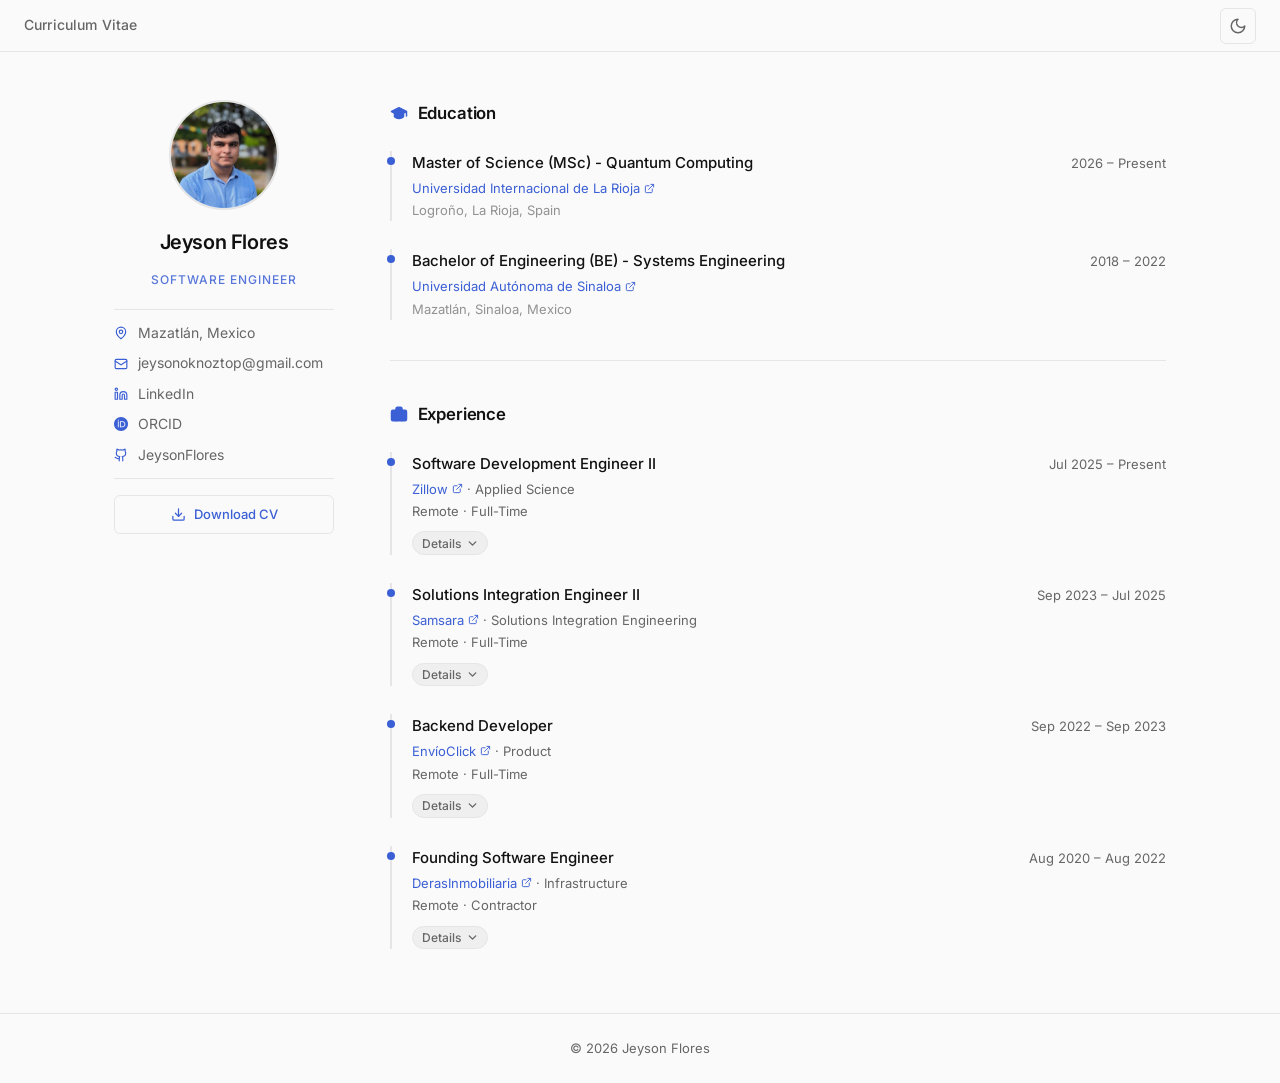
<file: website.html>
<!DOCTYPE html>
<html lang="en" data-theme="light">

<head>
  <meta charset="UTF-8" />
  <meta name="viewport" content="width=device-width, initial-scale=1.0" />
  <meta name="description" content="Personal researcher page" />
  <title>Curriculum Vitae - Jeyson Flores</title>
  <link rel="preconnect" href="https://fonts.googleapis.com" />
  <link rel="preconnect" href="https://fonts.gstatic.com" crossorigin />
  <link href="https://fonts.googleapis.com/css2?family=Inter:wght@400;500;600&display=swap" rel="stylesheet" />
  <link rel="stylesheet" href="static/assets/styles/website.css" />
</head>

<body>

  <!-- Navbar -->
  <header class="navbar">
    <span class="navbar-name" id="navbar-name"></span>
    <button class="theme-toggle" id="theme-toggle" aria-label="Toggle dark/light mode">
      <svg class="icon-sun" xmlns="http://www.w3.org/2000/svg" width="18" height="18" viewBox="0 0 24 24" fill="none"
        stroke="currentColor" stroke-width="2" stroke-linecap="round" stroke-linejoin="round">
        <circle cx="12" cy="12" r="4" />
        <path
          d="M12 2v2M12 20v2M4.93 4.93l1.41 1.41M17.66 17.66l1.41 1.41M2 12h2M20 12h2M6.34 17.66l-1.41 1.41M19.07 4.93l-1.41 1.41" />
      </svg>
      <svg class="icon-moon" xmlns="http://www.w3.org/2000/svg" width="18" height="18" viewBox="0 0 24 24" fill="none"
        stroke="currentColor" stroke-width="2" stroke-linecap="round" stroke-linejoin="round">
        <path d="M12 3a6 6 0 0 0 9 9 9 9 0 1 1-9-9Z" />
      </svg>
    </button>
  </header>

  <main class="main-content">

    <!-- Left sidebar: Profile -->
    <aside class="profile-sidebar" id="section-profile">
      <div class="profile-photo-wrapper">
        <img class="profile-photo" src="static/assets/images/profile.jpg" alt="Profile photo" id="profile-photo" />
      </div>
      <h1 class="profile-name" id="profile-name"></h1>
      <p class="profile-subtitle" id="profile-subtitle"></p>
      <a href="static/files/Jeyson Flores - Curriculum Vitae.pdf" download class="cv-download-btn" id="cv-download-btn">
        <svg xmlns="http://www.w3.org/2000/svg" width="15" height="15" viewBox="0 0 24 24" fill="none"
          stroke="currentColor" stroke-width="2" stroke-linecap="round" stroke-linejoin="round">
          <path d="M21 15v4a2 2 0 0 1-2 2H5a2 2 0 0 1-2-2v-4" />
          <polyline points="7 10 12 15 17 10" />
          <line x1="12" y1="15" x2="12" y2="3" />
        </svg>
        Download CV
      </a>
      <div class="profile-contact-block">
        <hr class="contact-divider" />
        <div class="profile-links" id="profile-links"></div>
        <hr class="contact-divider" />
      </div>
    </aside>

    <!-- Right column: sections -->
    <div class="sections-column">

      <!-- Education -->
      <section id="section-education">
        <div class="section-heading">
          <svg xmlns="http://www.w3.org/2000/svg" width="18" height="18" viewBox="0 0 24 24" fill="currentColor"
            stroke="currentColor" stroke-width="2" stroke-linecap="round" stroke-linejoin="round">
            <path d="M22 10v6M2 10l10-5 10 5-10 5z" />
            <path d="M6 12v5c3 3 9 3 12 0v-5" />
          </svg>
          <h2>Education</h2>
        </div>
        <div class="timeline" id="education-list"></div>
      </section>

      <hr class="divider" />

      <!-- Experience -->
      <section id="section-experience">
        <div class="section-heading">
          <svg xmlns="http://www.w3.org/2000/svg" width="18" height="18" viewBox="0 0 24 24" fill="currentColor"
            stroke="currentColor" stroke-width="2" stroke-linecap="round" stroke-linejoin="round">
            <rect width="20" height="14" x="2" y="7" rx="2" ry="2" />
            <path d="M16 21V5a2 2 0 0 0-2-2h-4a2 2 0 0 0-2 2v16" />
          </svg>
          <h2>Experience</h2>
        </div>
        <div class="timeline" id="experience-list"></div>
      </section>

      <hr class="divider" />

      <!-- Publications -->
      <section id="section-publications">
        <div class="section-heading">
          <svg xmlns="http://www.w3.org/2000/svg" width="18" height="18" viewBox="0 0 24 24" fill="currentColor"
            stroke="currentColor" stroke-width="2" stroke-linecap="round" stroke-linejoin="round">
            <path d="M15 2H6a2 2 0 0 0-2 2v16a2 2 0 0 0 2 2h12a2 2 0 0 0 2-2V7Z" />
            <path d="M14 2v4a2 2 0 0 0 2 2h4" />
            <path d="M10 9H8" />
            <path d="M16 13H8" />
            <path d="M16 17H8" />
          </svg>
          <h2>Publications</h2>
        </div>
        <div id="publications-list"></div>
      </section>

    </div>

  </main>

  <footer class="footer">
    <span id="footer-name"></span>
  </footer>

  <script src="static/assets/scripts/website.js"></script>
</body>

</html>
</file>
<file: static/assets/styles/website.css>
/* ── Design tokens ── */
:root {
  --bg: #fafafa;
  --fg: #111111;
  --card: #ffffff;
  --muted-fg: #666666;
  --border: #e5e5e5;
  --primary: #3b5fd4;
  --primary-rgb: 59, 95, 212;
  --primary-fg: #ffffff;
  --muted-bg: #f3f4f6;
  --tag-bg: #efefef;
  --tag-fg: #555555;
  --radius: 6px;
}

[data-theme="dark"] {
  --bg: #141414;
  --fg: #ededed;
  --card: #1e1e1e;
  --muted-fg: #888888;
  --border: #2e2e2e;
  --primary: #7b9ef5;
  --primary-rgb: 123, 158, 245;
  --primary-fg: #141414;
  --muted-bg: #1e1e1e;
  --tag-bg: #262626;
  --tag-fg: #aaaaaa;
}

/* ── Reset & base ── */
*,
*::before,
*::after {
  box-sizing: border-box;
  margin: 0;
  padding: 0;
}

html {
  background: var(--bg);
}

body {
  font-family: "Inter", system-ui, sans-serif;
  font-size: 15px;
  line-height: 1.6;
  color: var(--fg);
  background: var(--bg);
  -webkit-font-smoothing: antialiased;
}

a {
  color: var(--primary);
  text-decoration: none;
  transition: opacity 0.15s;
}

a:hover {
  opacity: 0.75;
  text-decoration: underline;
}

/* ── Navbar ── */
.navbar {
  position: sticky;
  top: 0;
  z-index: 100;
  display: flex;
  align-items: center;
  justify-content: space-between;
  padding: 0 1.5rem;
  height: 52px;
  background: var(--bg);
  border-bottom: 1px solid var(--border);
}

.navbar-name {
  font-size: 0.875rem;
  font-weight: 500;
  color: var(--muted-fg);
  letter-spacing: 0.01em;
}

.theme-toggle {
  display: flex;
  align-items: center;
  justify-content: center;
  width: 36px;
  height: 36px;
  border: 1px solid var(--border);
  border-radius: var(--radius);
  background: transparent;
  color: var(--muted-fg);
  cursor: pointer;
  transition:
    background 0.15s,
    color 0.15s;
}

.theme-toggle:hover {
  background: var(--muted-bg);
  color: var(--fg);
}

[data-theme="light"] .icon-moon {
  display: block;
}

[data-theme="light"] .icon-sun {
  display: none;
}

[data-theme="dark"] .icon-sun {
  display: block;
}

[data-theme="dark"] .icon-moon {
  display: none;
}

/* ── Main layout ── */
.main-content {
  max-width: 1100px;
  margin: 0 auto;
  padding: 3rem 1.5rem 4rem;
  display: flex;
  flex-direction: column;
  gap: 2.5rem;
  align-items: flex-start;
}

@media (min-width: 760px) {
  .main-content {
    flex-direction: row;
    gap: 3.5rem;
    align-items: flex-start;
  }
}

/* ── Sidebar ── */
.profile-sidebar {
  display: flex;
  flex-direction: column;
  gap: 1rem;
  width: 100%;
}

@media (min-width: 760px) {
  .profile-sidebar {
    width: 220px;
    flex-shrink: 0;
    position: sticky;
    top: 72px;
  }
}

/* ── Sections column ── */
.sections-column {
  flex: 1;
  display: flex;
  flex-direction: column;
  gap: 2.5rem;
  min-width: 0;
}

.divider {
  border: none;
  border-top: 1px solid var(--border);
}

/* ── Section headings ── */
.section-heading {
  display: flex;
  align-items: center;
  gap: 0.6rem;
  margin-bottom: 1.5rem;
  color: var(--primary);
}

.section-heading h2 {
  font-size: 1.05rem;
  font-weight: 600;
  color: var(--fg);
  letter-spacing: -0.01em;
}

.section-heading svg {
  flex-shrink: 0;
  color: var(--primary);
}

/* ── Profile ── */
.profile-photo-wrapper {
  display: flex;
  justify-content: center;
  width: 100%;
}

.profile-photo {
  width: 110px;
  height: 110px;
  border-radius: 50%;
  object-fit: cover;
  border: 2px solid var(--border);
  display: block;
}

.profile-name {
  font-size: 1.25rem;
  font-weight: 600;
  letter-spacing: -0.02em;
  line-height: 1.25;
  margin-top: 0.25rem;
  text-align: center;
}

.profile-subtitle {
  font-size: 0.75rem;
  font-weight: 500;
  letter-spacing: 0.08em;
  text-transform: uppercase;
  color: var(--primary);
  text-align: center;
  line-height: 1.5;
  opacity: 0.85;
}

.profile-contact-block {
  display: flex;
  flex-direction: column;
  gap: 0.75rem;
  margin-top: 0.25rem;
}

.contact-divider {
  border: none;
  border-top: 1px solid var(--border);
}

.cv-download-btn {
  display: inline-flex;
  align-items: center;
  justify-content: center;
  align-self: center;
  gap: 0.5rem;
  width: auto;
  padding: 0.5rem 1.25rem;
  font-family: inherit;
  font-size: 0.8125rem;
  font-weight: 500;
  color: var(--primary);
  background: var(--bg);
  border: 1px solid var(--border);
  border-radius: var(--radius);
  text-decoration: none;
  cursor: pointer;
  transition:
    opacity 0.15s,
    transform 0.15s;
}

@media (min-width: 760px) {
  .cv-download-btn {
    order: 10;
    width: 100%;
    align-self: stretch;
  }
}

.cv-download-btn:hover {
  opacity: 0.88;
  transform: translateY(-1px);
  text-decoration: none;
  color: var(--primary);
}

.cv-download-btn:active {
  transform: translateY(0);
  opacity: 0.75;
}

.cv-download-btn svg {
  flex-shrink: 0;
  color: var(--primary);
}

.profile-links {
  display: flex;
  flex-direction: column;
  gap: 0.5rem;
}

.profile-link {
  display: flex;
  align-items: center;
  gap: 0.6rem;
  font-size: 0.875rem;
  color: var(--muted-fg);
  text-decoration: none;
}

.profile-link svg {
  color: var(--primary);
  flex-shrink: 0;
}

.profile-link:hover {
  color: var(--primary);
  text-decoration: none;
  opacity: 1;
}

.profile-link span {
  transition: color 0.15s;
}

.profile-link:hover span {
  color: var(--primary);
}

/* ── Timeline (education + experience) ── */
.timeline {
  display: flex;
  flex-direction: column;
  gap: 1.75rem;
}

.timeline-group {
  display: flex;
  flex-direction: column;
}

.timeline-group .timeline-item {
  padding-bottom: 1.75rem;
}

.timeline-group .timeline-item:last-child {
  padding-bottom: 0;
}

.timeline-item {
  position: relative;
  padding-left: 1.25rem;
  border-left: 2px solid var(--border);
  transition: border-color 0.2s;
}

.timeline-item:hover,
.timeline-group:hover .timeline-item {
  border-left-color: var(--primary);
}

.timeline-dot {
  position: absolute;
  left: -5px;
  top: 6px;
  width: 8px;
  height: 8px;
  border-radius: 50%;
  background: var(--primary);
}

.timeline-header {
  display: flex;
  flex-direction: column;
  gap: 0.15rem;
}

@media (min-width: 560px) {
  .timeline-header {
    flex-direction: row;
    align-items: baseline;
    justify-content: space-between;
    gap: 0.5rem;
  }
}

.timeline-title {
  font-size: 0.9375rem;
  font-weight: 500;
  color: var(--fg);
}

.timeline-date {
  font-size: 0.8125rem;
  color: var(--muted-fg);
  white-space: nowrap;
  flex-shrink: 0;
}

.timeline-subtitle {
  margin-top: 0.2rem;
  font-size: 0.8125rem;
  color: var(--primary);
  display: flex;
  align-items: center;
  gap: 0.25rem;
}

.timeline-meta {
  font-size: 0.8125rem;
  color: var(--muted-fg);
  margin-top: 0.1rem;
}

/* Collapse toggle */
.collapse-toggle {
  display: inline-flex;
  align-items: center;
  gap: 0.3rem;
  margin-top: 0.6rem;
  padding: 0.2rem 0.55rem;
  font-size: 0.75rem;
  font-weight: 500;
  color: var(--muted-fg);
  background: var(--tag-bg);
  border: 1px solid var(--border);
  border-radius: 999px;
  cursor: pointer;
  transition:
    color 0.15s,
    background 0.15s,
    border-color 0.15s;
  font-family: inherit;
}

.collapse-toggle:hover {
  color: var(--primary);
  border-color: var(--primary);
  background: var(--muted-bg);
}

.collapse-chevron {
  transition: transform 0.2s ease;
}

.collapse-toggle[aria-expanded="true"] .collapse-chevron {
  transform: rotate(180deg);
}

/* Collapse body */
.collapse-body {
  display: grid;
  grid-template-rows: 0fr;
  overflow: hidden;
  transition: grid-template-rows 0.25s ease;
}

.collapse-body > * {
  min-height: 0;
}

.collapse-body.open {
  grid-template-rows: 1fr;
}

/* Experience tasks */
.task-list {
  margin-top: 0.75rem;
  display: flex;
  flex-direction: column;
  gap: 0.35rem;
  list-style: none;
}

.task-list li {
  font-size: 0.8125rem;
  color: var(--fg);
  opacity: 0.85;
  display: flex;
  gap: 0.5rem;
}

.task-list li::before {
  content: "–";
  color: var(--primary);
  flex-shrink: 0;
  margin-top: 0.05rem;
}

/* Tech tags */
.tag-list {
  display: flex;
  flex-wrap: wrap;
  gap: 0.4rem;
  margin-top: 0.75rem;
}

.tag {
  padding: 0.15rem 0.55rem;
  border-radius: 999px;
  font-size: 0.75rem;
  background: var(--tag-bg);
  color: var(--tag-fg);
}
.tag:hover {
  background: var(--primary);
  color: var(--primary-fg);
  transition:
    background 0.15s,
    color 0.15s;
}

.research-tag {
  display: inline-flex;
  align-items: center;
  justify-content: center;
  min-width: 4.3rem;
  min-height: 1.95rem;
  padding: 0 0.7rem;
  border-radius: 10px;
  font-size: 0.72rem;
  font-weight: 500;
  letter-spacing: 0.01em;
  background: var(--bg);
  color: var(--primary);
  border: 1px solid rgba(var(--primary-rgb), 0.3);
  text-transform: none;
}

.pub-research-badges {
  position: absolute;
  top: 1rem;
  right: 1rem;
  display: flex;
  gap: 0.4rem;
  flex-wrap: wrap;
  justify-content: flex-end;
}

.pub-title-link {
  color: inherit;
  text-decoration: none;
}

.pub-title-link:hover {
  color: var(--primary);
}

.meta-separator {
  margin: 0 0.5rem;
  color: var(--primary);
}

/* ── Publications ── */
.pub-item {
  position: relative;
  padding: 1.1rem 1rem 1rem;
  margin: 0 -0.75rem;
  border-radius: var(--radius);
  transition: background 0.15s;
  border-color: var(--primary);
  border-width: 0.5px;
  border-style: dotted;
}

.pub-item + .pub-item {
  margin-top: 0.75rem;
}

.pub-item:hover {
  background: var(--muted-bg);
}

.pub-title {
  font-size: 1rem;
  font-weight: 600;
  color: var(--fg);
  line-height: 1.4;
  transition: color 0.15s;
  max-width: calc(100% - 7rem);
}

.pub-authors {
  margin-top: 0.6rem;
  font-size: 0.85rem;
  color: var(--muted-fg);
  line-height: 1.5;
}

.pub-meta {
  display: flex;
  flex-wrap: wrap;
  align-items: center;
  gap: 0.5rem;
  margin-top: 0.65rem;
  font-size: 0.84rem;
  color: var(--muted-fg);
}

.pub-meta span,
.pub-meta a {
  display: inline-flex;
  align-items: center;
}

.pub-meta .pub-year {
  opacity: 0.9;
}

.pub-item:hover .pub-title {
  color: var(--primary);
}

.pub-header {
  display: flex;
  flex-direction: column;
  align-items: flex-start;
  gap: 0.6rem;
}

.pub-title {
  max-width: 100%;
}

.pub-authors {
  margin-top: 0.25rem;
  font-size: 0.8125rem;
  color: var(--muted-fg);
  font-style: italic;
}

.pub-research-badges {
  position: static;
  order: -1;
  display: flex;
  justify-content: flex-start;
  width: 100%;
  margin-bottom: 0.25rem;
}

.research-tag {
  min-width: 3rem;
  min-height: 1.7rem;
  padding: 0 0.5rem;
  font-size: 0.68rem;
}

@media (max-width: 759px) {
  .pub-header {
    flex-direction: column;
    align-items: flex-start;
  }

  .pub-research-badges {
    margin-bottom: 0.5rem;
  }

  .research-tag {
    min-width: 3rem;
    min-height: 1.7rem;
    padding: 0 0.5rem;
    font-size: 0.68rem;
  }
}

.pub-authors .author-highlight {
  font-weight: 600;
  color: var(--muted-fg);
}

.pub-meta {
  display: flex;
  flex-wrap: wrap;
  align-items: center;
  justify-content: flex-start;
  gap: 0.5rem;
  margin-top: 0.65rem;
  font-size: 0.8125rem;
  color: var(--muted-fg);
}

.pub-meta .meta-item:nth-child(2)::before,
.pub-meta .meta-item:nth-child(3)::before {
  content: "—";
  color: var(--primary);
  margin: 0 0.5rem;
}

.pub-meta a {
  display: inline-flex;
  align-items: center;
  gap: 0.2rem;
  font-weight: 500;
  color: var(--primary);
}

.pub-meta a:hover {
  opacity: 0.75;
  text-decoration: underline;
}

.download-button {
  display: inline-block;
  margin-top: 0.75rem;
  padding: 0.35rem 0.75rem;
  background: var(--primary);
  color: var(--primary-fg);
  border-radius: var(--radius);
  font-size: 0.75rem;
  font-weight: 500;
  text-decoration: none;
  transition: opacity 0.15s;
}

.download-button:hover {
  opacity: 0.85;
  text-decoration: none;
}

/* ── Footer ── */
.footer {
  text-align: center;
  padding: 1.5rem;
  font-size: 0.8125rem;
  color: var(--muted-fg);
  border-top: 1px solid var(--border);
}
</file>
